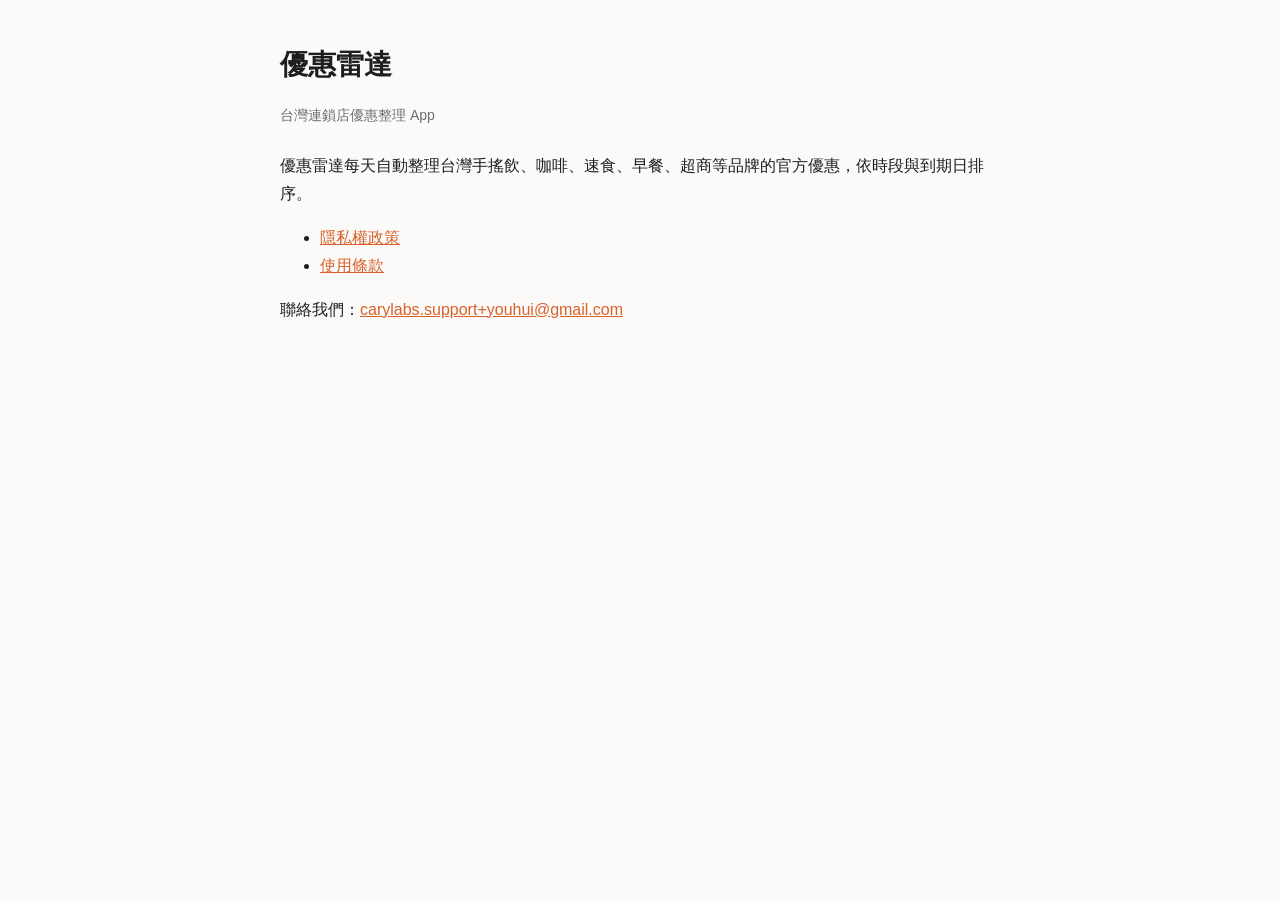
<file: index.html>
<!doctype html>
<html lang="zh-Hant-TW"><head><meta charset="utf-8"><meta name="viewport" content="width=device-width,initial-scale=1">
<title>優惠雷達</title><link rel="stylesheet" href="style.css"></head>
<body><main>
<h1>優惠雷達</h1>
<p class="meta">台灣連鎖店優惠整理 App</p>
<p>優惠雷達每天自動整理台灣手搖飲、咖啡、速食、早餐、超商等品牌的官方優惠，依時段與到期日排序。</p>
<ul>
  <li><a href="privacy.html">隱私權政策</a></li>
  <li><a href="terms.html">使用條款</a></li>
</ul>
<p>聯絡我們：<a id="contact" href="mailto:carylabs.support+youhui@gmail.com">carylabs.support+youhui@gmail.com</a></p>
</main></body></html>
</file>
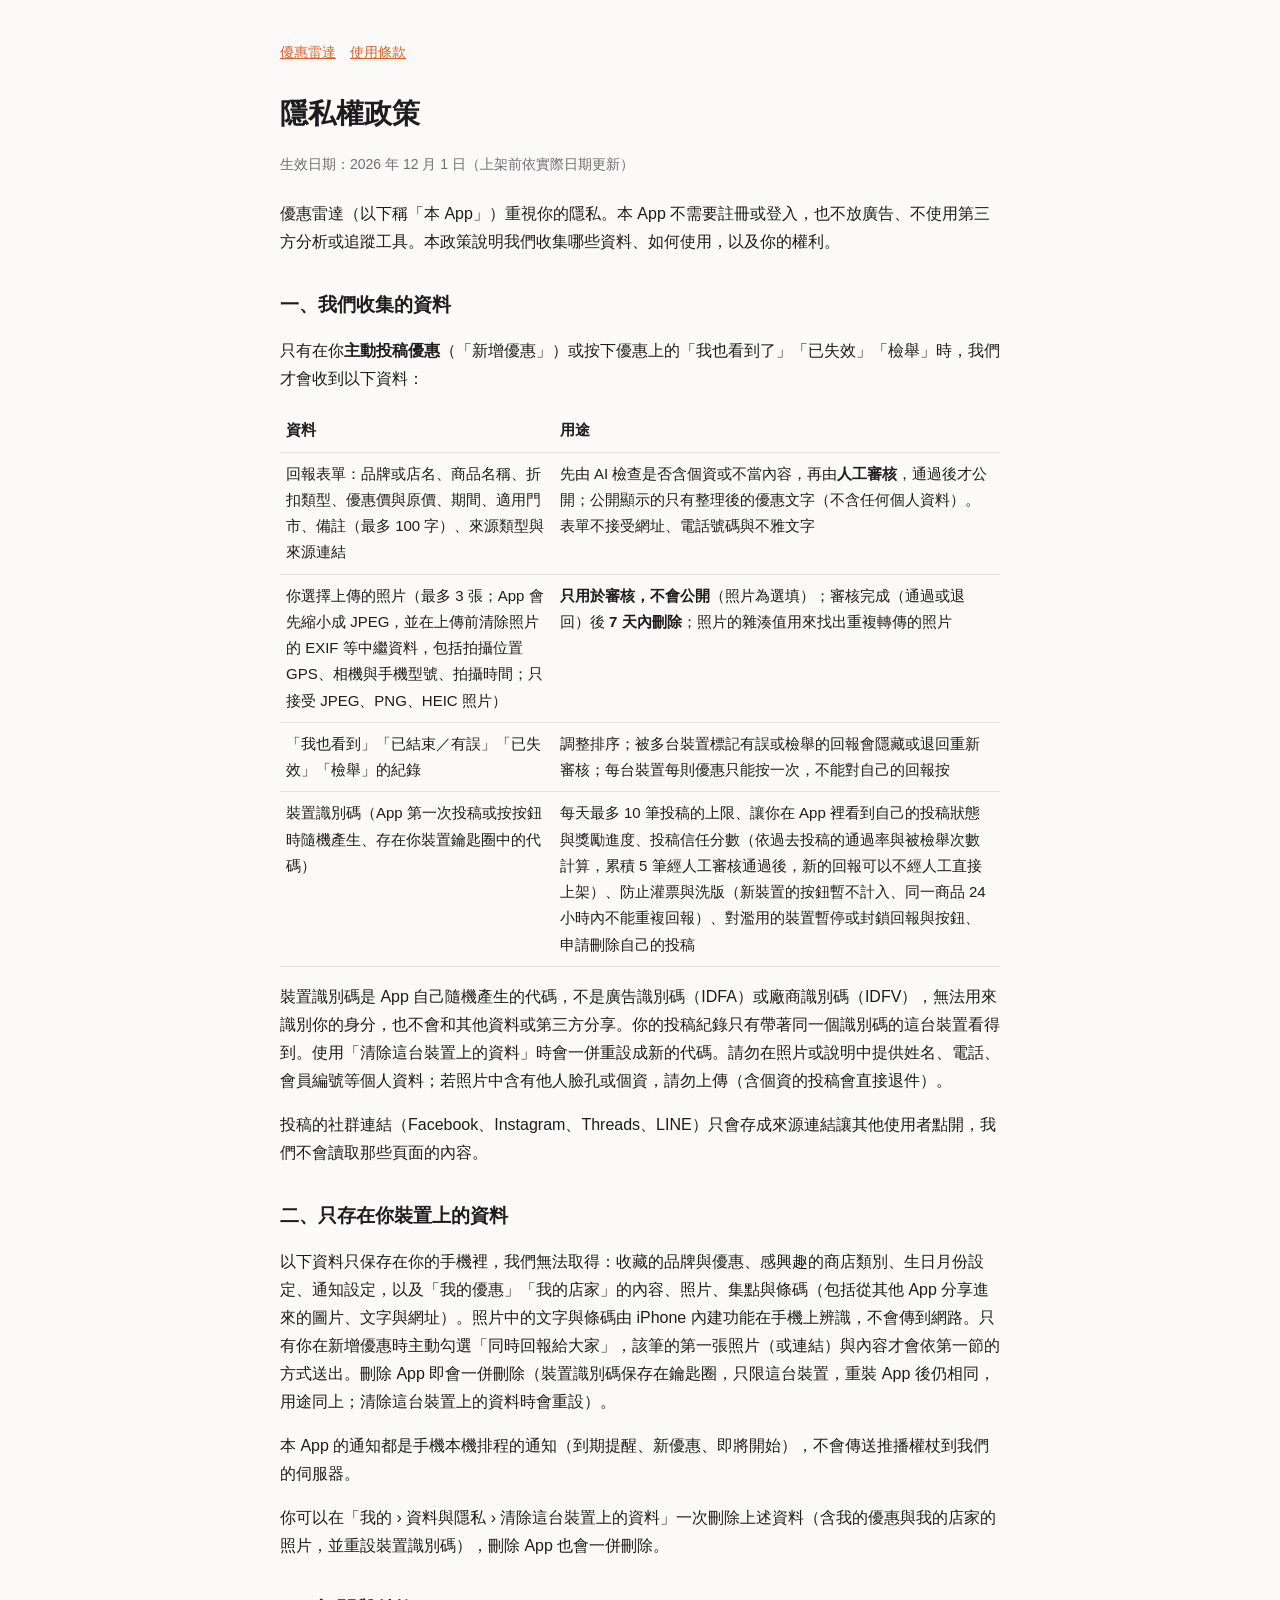
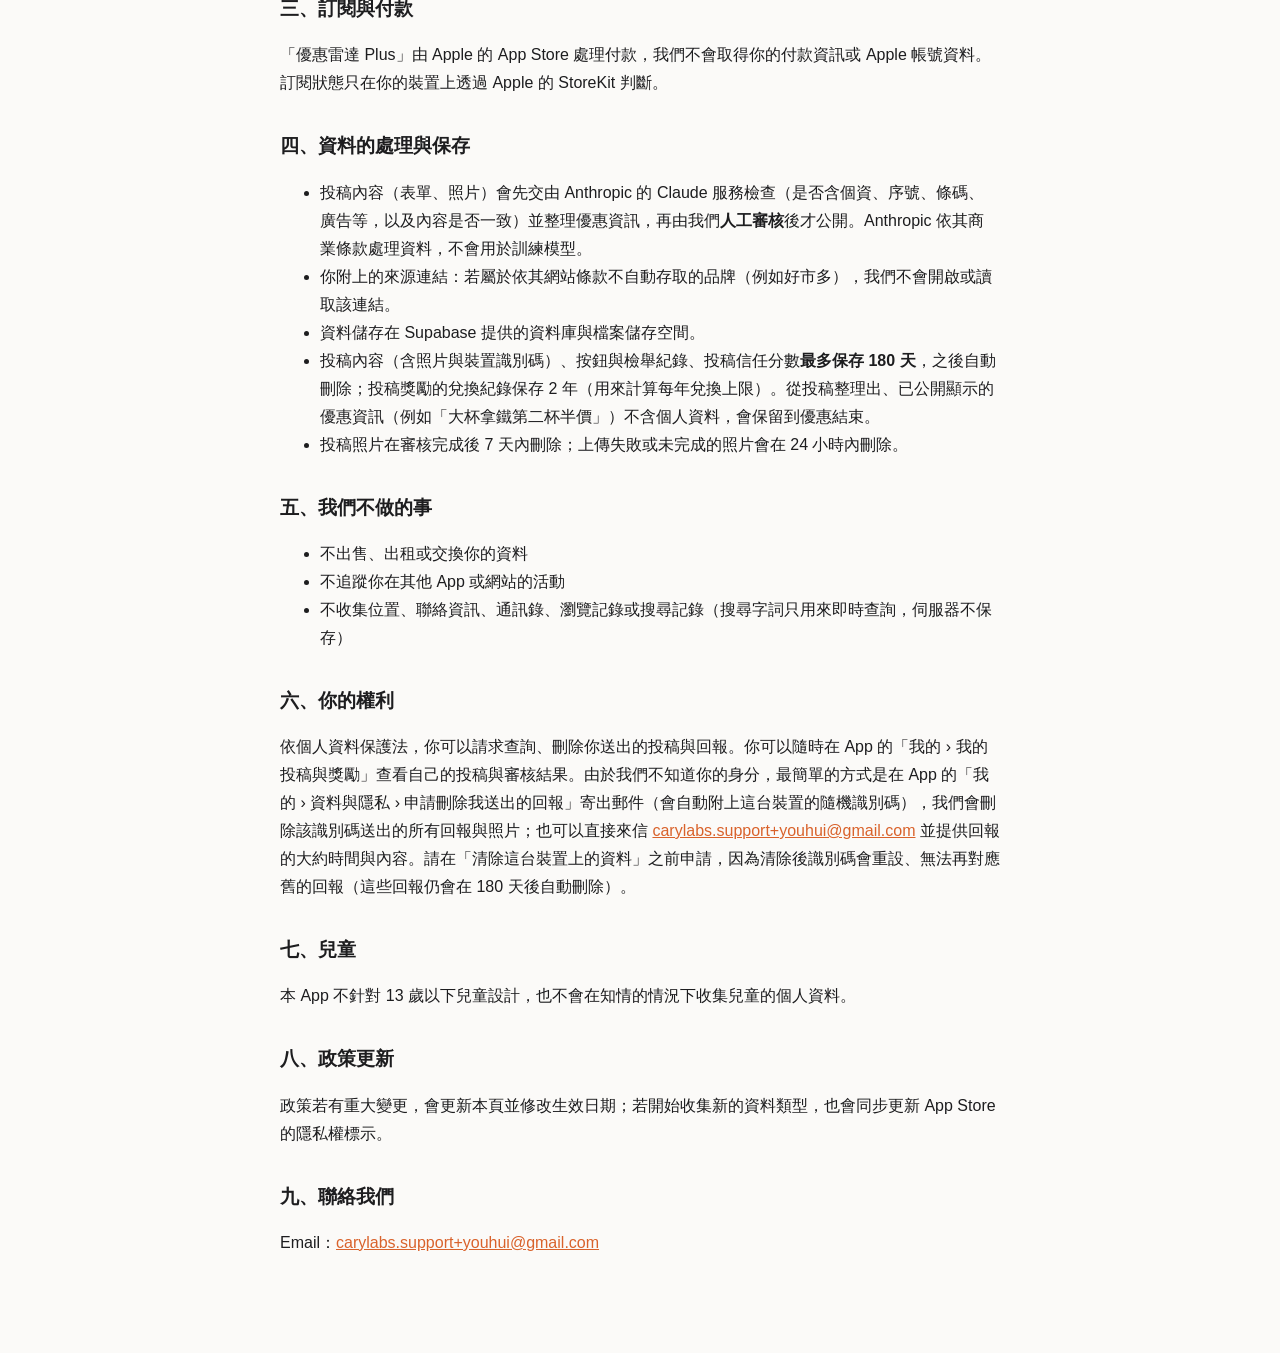
<file: privacy.html>
<!doctype html>
<html lang="zh-Hant-TW"><head><meta charset="utf-8"><meta name="viewport" content="width=device-width,initial-scale=1">
<title>隱私權政策｜優惠雷達</title><link rel="stylesheet" href="style.css"></head>
<body><main>
<nav><a href="index.html">優惠雷達</a><a href="terms.html">使用條款</a></nav>
<h1>隱私權政策</h1>
<p class="meta">生效日期：2026 年 12 月 1 日（上架前依實際日期更新）</p>

<p>優惠雷達（以下稱「本 App」）重視你的隱私。本 App 不需要註冊或登入，也不放廣告、不使用第三方分析或追蹤工具。本政策說明我們收集哪些資料、如何使用，以及你的權利。</p>

<h2>一、我們收集的資料</h2>
<p>只有在你<strong>主動投稿優惠</strong>（「新增優惠」）或按下優惠上的「我也看到了」「已失效」「檢舉」時，我們才會收到以下資料：</p>
<table>
<tr><th>資料</th><th>用途</th></tr>
<tr><td>回報表單：品牌或店名、商品名稱、折扣類型、優惠價與原價、期間、適用門市、備註（最多 100 字）、來源類型與來源連結</td><td>先由 AI 檢查是否含個資或不當內容，再由<strong>人工審核</strong>，通過後才公開；公開顯示的只有整理後的優惠文字（不含任何個人資料）。表單不接受網址、電話號碼與不雅文字</td></tr>
<tr><td>你選擇上傳的照片（最多 3 張；App 會先縮小成 JPEG，並在上傳前清除照片的 EXIF 等中繼資料，包括拍攝位置 GPS、相機與手機型號、拍攝時間；只接受 JPEG、PNG、HEIC 照片）</td><td><strong>只用於審核，不會公開</strong>（照片為選填）；審核完成（通過或退回）後 <strong>7 天內刪除</strong>；照片的雜湊值用來找出重複轉傳的照片</td></tr>
<tr><td>「我也看到」「已結束／有誤」「已失效」「檢舉」的紀錄</td><td>調整排序；被多台裝置標記有誤或檢舉的回報會隱藏或退回重新審核；每台裝置每則優惠只能按一次，不能對自己的回報按</td></tr>
<tr><td>裝置識別碼（App 第一次投稿或按按鈕時隨機產生、存在你裝置鑰匙圈中的代碼）</td><td>每天最多 10 筆投稿的上限、讓你在 App 裡看到自己的投稿狀態與獎勵進度、投稿信任分數（依過去投稿的通過率與被檢舉次數計算，累積 5 筆經人工審核通過後，新的回報可以不經人工直接上架）、防止灌票與洗版（新裝置的按鈕暫不計入、同一商品 24 小時內不能重複回報）、對濫用的裝置暫停或封鎖回報與按鈕、申請刪除自己的投稿</td></tr>
</table>
<p>裝置識別碼是 App 自己隨機產生的代碼，不是廣告識別碼（IDFA）或廠商識別碼（IDFV），無法用來識別你的身分，也不會和其他資料或第三方分享。你的投稿紀錄只有帶著同一個識別碼的這台裝置看得到。使用「清除這台裝置上的資料」時會一併重設成新的代碼。請勿在照片或說明中提供姓名、電話、會員編號等個人資料；若照片中含有他人臉孔或個資，請勿上傳（含個資的投稿會直接退件）。</p>
<p>投稿的社群連結（Facebook、Instagram、Threads、LINE）只會存成來源連結讓其他使用者點開，我們不會讀取那些頁面的內容。</p>

<h2>二、只存在你裝置上的資料</h2>
<p>以下資料只保存在你的手機裡，我們無法取得：收藏的品牌與優惠、感興趣的商店類別、生日月份設定、通知設定，以及「我的優惠」「我的店家」的內容、照片、集點與條碼（包括從其他 App 分享進來的圖片、文字與網址）。照片中的文字與條碼由 iPhone 內建功能在手機上辨識，不會傳到網路。只有你在新增優惠時主動勾選「同時回報給大家」，該筆的第一張照片（或連結）與內容才會依第一節的方式送出。刪除 App 即會一併刪除（裝置識別碼保存在鑰匙圈，只限這台裝置，重裝 App 後仍相同，用途同上；清除這台裝置上的資料時會重設）。</p>
<p>本 App 的通知都是手機本機排程的通知（到期提醒、新優惠、即將開始），不會傳送推播權杖到我們的伺服器。</p>
<p>你可以在「我的 › 資料與隱私 › 清除這台裝置上的資料」一次刪除上述資料（含我的優惠與我的店家的照片，並重設裝置識別碼），刪除 App 也會一併刪除。</p>

<h2>三、訂閱與付款</h2>
<p>「優惠雷達 Plus」由 Apple 的 App Store 處理付款，我們不會取得你的付款資訊或 Apple 帳號資料。訂閱狀態只在你的裝置上透過 Apple 的 StoreKit 判斷。</p>

<h2>四、資料的處理與保存</h2>
<ul>
<li>投稿內容（表單、照片）會先交由 Anthropic 的 Claude 服務檢查（是否含個資、序號、條碼、廣告等，以及內容是否一致）並整理優惠資訊，再由我們<strong>人工審核</strong>後才公開。Anthropic 依其商業條款處理資料，不會用於訓練模型。</li>
<li>你附上的來源連結：若屬於依其網站條款不自動存取的品牌（例如好市多），我們不會開啟或讀取該連結。</li>
<li>資料儲存在 Supabase 提供的資料庫與檔案儲存空間。</li>
<li>投稿內容（含照片與裝置識別碼）、按鈕與檢舉紀錄、投稿信任分數<strong>最多保存 180 天</strong>，之後自動刪除；投稿獎勵的兌換紀錄保存 2 年（用來計算每年兌換上限）。從投稿整理出、已公開顯示的優惠資訊（例如「大杯拿鐵第二杯半價」）不含個人資料，會保留到優惠結束。</li>
<li>投稿照片在審核完成後 7 天內刪除；上傳失敗或未完成的照片會在 24 小時內刪除。</li>
</ul>

<h2>五、我們不做的事</h2>
<ul>
<li>不出售、出租或交換你的資料</li>
<li>不追蹤你在其他 App 或網站的活動</li>
<li>不收集位置、聯絡資訊、通訊錄、瀏覽記錄或搜尋記錄（搜尋字詞只用來即時查詢，伺服器不保存）</li>
</ul>

<h2>六、你的權利</h2>
<p>依個人資料保護法，你可以請求查詢、刪除你送出的投稿與回報。你可以隨時在 App 的「我的 › 我的投稿與獎勵」查看自己的投稿與審核結果。由於我們不知道你的身分，最簡單的方式是在 App 的「我的 › 資料與隱私 › 申請刪除我送出的回報」寄出郵件（會自動附上這台裝置的隨機識別碼），我們會刪除該識別碼送出的所有回報與照片；也可以直接來信 <a href="mailto:carylabs.support+youhui@gmail.com">carylabs.support+youhui@gmail.com</a> 並提供回報的大約時間與內容。請在「清除這台裝置上的資料」之前申請，因為清除後識別碼會重設、無法再對應舊的回報（這些回報仍會在 180 天後自動刪除）。</p>

<h2>七、兒童</h2>
<p>本 App 不針對 13 歲以下兒童設計，也不會在知情的情況下收集兒童的個人資料。</p>

<h2>八、政策更新</h2>
<p>政策若有重大變更，會更新本頁並修改生效日期；若開始收集新的資料類型，也會同步更新 App Store 的隱私權標示。</p>

<h2>九、聯絡我們</h2>
<p>Email：<a href="mailto:carylabs.support+youhui@gmail.com">carylabs.support+youhui@gmail.com</a></p>
</main></body></html>
</file>
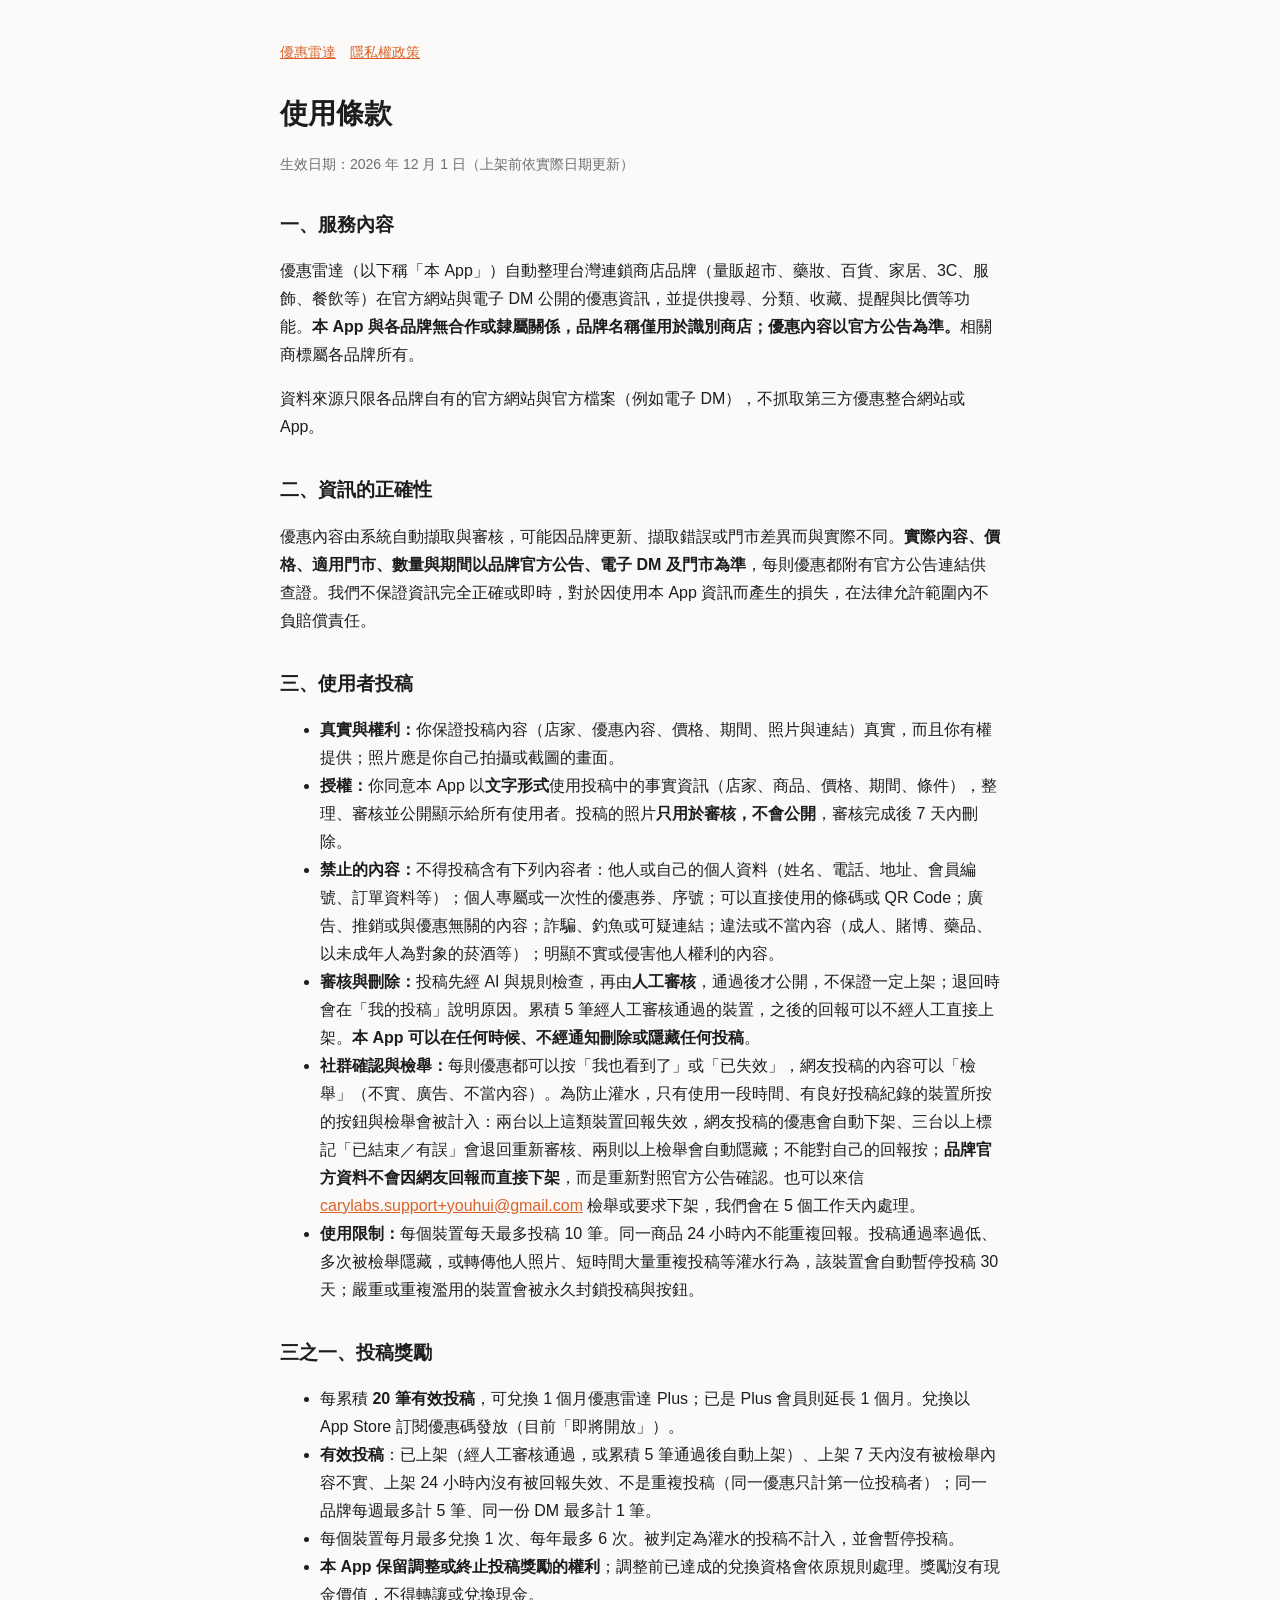
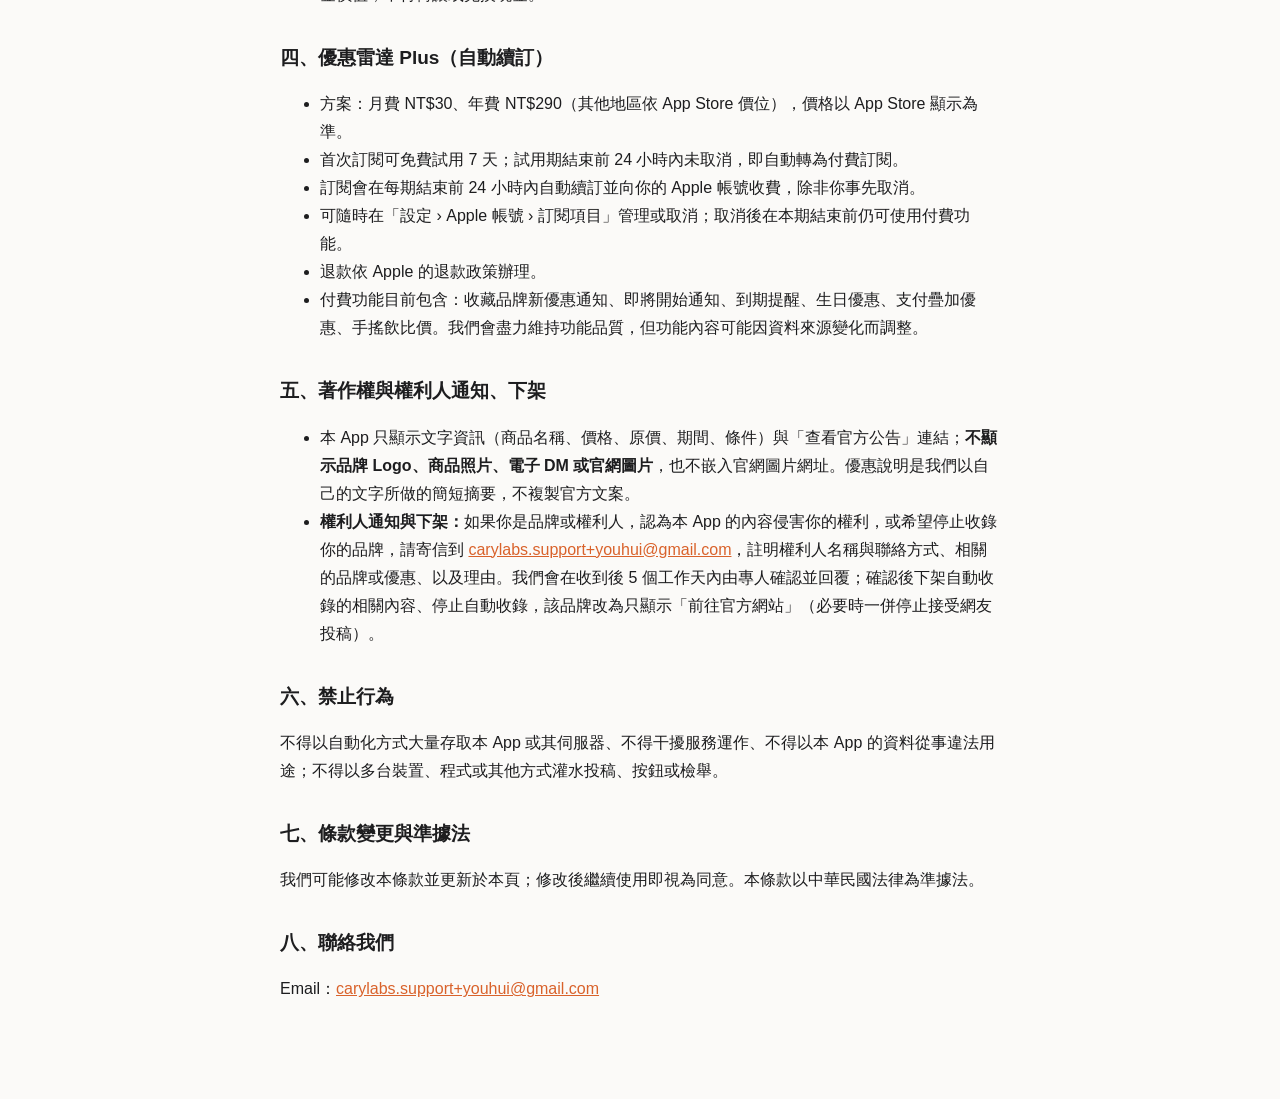
<file: terms.html>
<!doctype html>
<html lang="zh-Hant-TW"><head><meta charset="utf-8"><meta name="viewport" content="width=device-width,initial-scale=1">
<title>使用條款｜優惠雷達</title><link rel="stylesheet" href="style.css"></head>
<body><main>
<nav><a href="index.html">優惠雷達</a><a href="privacy.html">隱私權政策</a></nav>
<h1>使用條款</h1>
<p class="meta">生效日期：2026 年 12 月 1 日（上架前依實際日期更新）</p>

<h2>一、服務內容</h2>
<p>優惠雷達（以下稱「本 App」）自動整理台灣連鎖商店品牌（量販超市、藥妝、百貨、家居、3C、服飾、餐飲等）在官方網站與電子 DM 公開的優惠資訊，並提供搜尋、分類、收藏、提醒與比價等功能。<strong>本 App 與各品牌無合作或隸屬關係，品牌名稱僅用於識別商店；優惠內容以官方公告為準。</strong>相關商標屬各品牌所有。</p>
<p>資料來源只限各品牌自有的官方網站與官方檔案（例如電子 DM），不抓取第三方優惠整合網站或 App。</p>

<h2>二、資訊的正確性</h2>
<p>優惠內容由系統自動擷取與審核，可能因品牌更新、擷取錯誤或門市差異而與實際不同。<strong>實際內容、價格、適用門市、數量與期間以品牌官方公告、電子 DM 及門市為準</strong>，每則優惠都附有官方公告連結供查證。我們不保證資訊完全正確或即時，對於因使用本 App 資訊而產生的損失，在法律允許範圍內不負賠償責任。</p>

<h2>三、使用者投稿</h2>
<ul>
<li><strong>真實與權利：</strong>你保證投稿內容（店家、優惠內容、價格、期間、照片與連結）真實，而且你有權提供；照片應是你自己拍攝或截圖的畫面。</li>
<li><strong>授權：</strong>你同意本 App 以<strong>文字形式</strong>使用投稿中的事實資訊（店家、商品、價格、期間、條件），整理、審核並公開顯示給所有使用者。投稿的照片<strong>只用於審核，不會公開</strong>，審核完成後 7 天內刪除。</li>
<li><strong>禁止的內容：</strong>不得投稿含有下列內容者：他人或自己的個人資料（姓名、電話、地址、會員編號、訂單資料等）；個人專屬或一次性的優惠券、序號；可以直接使用的條碼或 QR Code；廣告、推銷或與優惠無關的內容；詐騙、釣魚或可疑連結；違法或不當內容（成人、賭博、藥品、以未成年人為對象的菸酒等）；明顯不實或侵害他人權利的內容。</li>
<li><strong>審核與刪除：</strong>投稿先經 AI 與規則檢查，再由<strong>人工審核</strong>，通過後才公開，不保證一定上架；退回時會在「我的投稿」說明原因。累積 5 筆經人工審核通過的裝置，之後的回報可以不經人工直接上架。<strong>本 App 可以在任何時候、不經通知刪除或隱藏任何投稿</strong>。</li>
<li><strong>社群確認與檢舉：</strong>每則優惠都可以按「我也看到了」或「已失效」，網友投稿的內容可以「檢舉」（不實、廣告、不當內容）。為防止灌水，只有使用一段時間、有良好投稿紀錄的裝置所按的按鈕與檢舉會被計入：兩台以上這類裝置回報失效，網友投稿的優惠會自動下架、三台以上標記「已結束／有誤」會退回重新審核、兩則以上檢舉會自動隱藏；不能對自己的回報按；<strong>品牌官方資料不會因網友回報而直接下架</strong>，而是重新對照官方公告確認。也可以來信 <a href="mailto:carylabs.support+youhui@gmail.com">carylabs.support+youhui@gmail.com</a> 檢舉或要求下架，我們會在 5 個工作天內處理。</li>
<li><strong>使用限制：</strong>每個裝置每天最多投稿 10 筆。同一商品 24 小時內不能重複回報。投稿通過率過低、多次被檢舉隱藏，或轉傳他人照片、短時間大量重複投稿等灌水行為，該裝置會自動暫停投稿 30 天；嚴重或重複濫用的裝置會被永久封鎖投稿與按鈕。</li>
</ul>

<h2>三之一、投稿獎勵</h2>
<ul>
<li>每累積 <strong>20 筆有效投稿</strong>，可兌換 1 個月優惠雷達 Plus；已是 Plus 會員則延長 1 個月。兌換以 App Store 訂閱優惠碼發放（目前「即將開放」）。</li>
<li><strong>有效投稿</strong>：已上架（經人工審核通過，或累積 5 筆通過後自動上架）、上架 7 天內沒有被檢舉內容不實、上架 24 小時內沒有被回報失效、不是重複投稿（同一優惠只計第一位投稿者）；同一品牌每週最多計 5 筆、同一份 DM 最多計 1 筆。</li>
<li>每個裝置每月最多兌換 1 次、每年最多 6 次。被判定為灌水的投稿不計入，並會暫停投稿。</li>
<li><strong>本 App 保留調整或終止投稿獎勵的權利</strong>；調整前已達成的兌換資格會依原規則處理。獎勵沒有現金價值，不得轉讓或兌換現金。</li>
</ul>

<h2>四、優惠雷達 Plus（自動續訂）</h2>
<ul>
<li>方案：月費 NT$30、年費 NT$290（其他地區依 App Store 價位），價格以 App Store 顯示為準。</li>
<li>首次訂閱可免費試用 7 天；試用期結束前 24 小時內未取消，即自動轉為付費訂閱。</li>
<li>訂閱會在每期結束前 24 小時內自動續訂並向你的 Apple 帳號收費，除非你事先取消。</li>
<li>可隨時在「設定 › Apple 帳號 › 訂閱項目」管理或取消；取消後在本期結束前仍可使用付費功能。</li>
<li>退款依 Apple 的退款政策辦理。</li>
<li>付費功能目前包含：收藏品牌新優惠通知、即將開始通知、到期提醒、生日優惠、支付疊加優惠、手搖飲比價。我們會盡力維持功能品質，但功能內容可能因資料來源變化而調整。</li>
</ul>

<h2>五、著作權與權利人通知、下架</h2>
<ul>
<li>本 App 只顯示文字資訊（商品名稱、價格、原價、期間、條件）與「查看官方公告」連結；<strong>不顯示品牌 Logo、商品照片、電子 DM 或官網圖片</strong>，也不嵌入官網圖片網址。優惠說明是我們以自己的文字所做的簡短摘要，不複製官方文案。</li>
<li><strong>權利人通知與下架：</strong>如果你是品牌或權利人，認為本 App 的內容侵害你的權利，或希望停止收錄你的品牌，請寄信到 <a href="mailto:carylabs.support+youhui@gmail.com">carylabs.support+youhui@gmail.com</a>，註明權利人名稱與聯絡方式、相關的品牌或優惠、以及理由。我們會在收到後 5 個工作天內由專人確認並回覆；確認後下架自動收錄的相關內容、停止自動收錄，該品牌改為只顯示「前往官方網站」（必要時一併停止接受網友投稿）。</li>
</ul>

<h2>六、禁止行為</h2>
<p>不得以自動化方式大量存取本 App 或其伺服器、不得干擾服務運作、不得以本 App 的資料從事違法用途；不得以多台裝置、程式或其他方式灌水投稿、按鈕或檢舉。</p>

<h2>七、條款變更與準據法</h2>
<p>我們可能修改本條款並更新於本頁；修改後繼續使用即視為同意。本條款以中華民國法律為準據法。</p>

<h2>八、聯絡我們</h2>
<p>Email：<a href="mailto:carylabs.support+youhui@gmail.com">carylabs.support+youhui@gmail.com</a></p>
</main></body></html>
</file>
<file: style.css>
:root { --bg:#fbfaf8; --text:#1d1d1f; --muted:#6e6e73; --line:#e5e3df; --accent:#d9622b; }
@media (prefers-color-scheme: dark) { :root { --bg:#161617; --text:#f2f2f2; --muted:#a1a1a6; --line:#333336; --accent:#ff8a4c; } }
* { box-sizing: border-box; }
body { margin:0; background:var(--bg); color:var(--text); font:16px/1.75 -apple-system,BlinkMacSystemFont,"PingFang TC","Noto Sans TC",sans-serif; }
main { max-width:760px; margin:0 auto; padding:40px 20px 80px; }
h1 { font-size:28px; margin:0 0 4px; } h2 { font-size:19px; margin:32px 0 8px; }
.meta { color:var(--muted); font-size:14px; margin-bottom:24px; }
a { color:var(--accent); } table { border-collapse:collapse; width:100%; font-size:15px; }
th, td { border-bottom:1px solid var(--line); padding:8px 6px; text-align:left; vertical-align:top; }
nav { font-size:14px; margin-bottom:24px; } nav a { margin-right:14px; }
</file>
